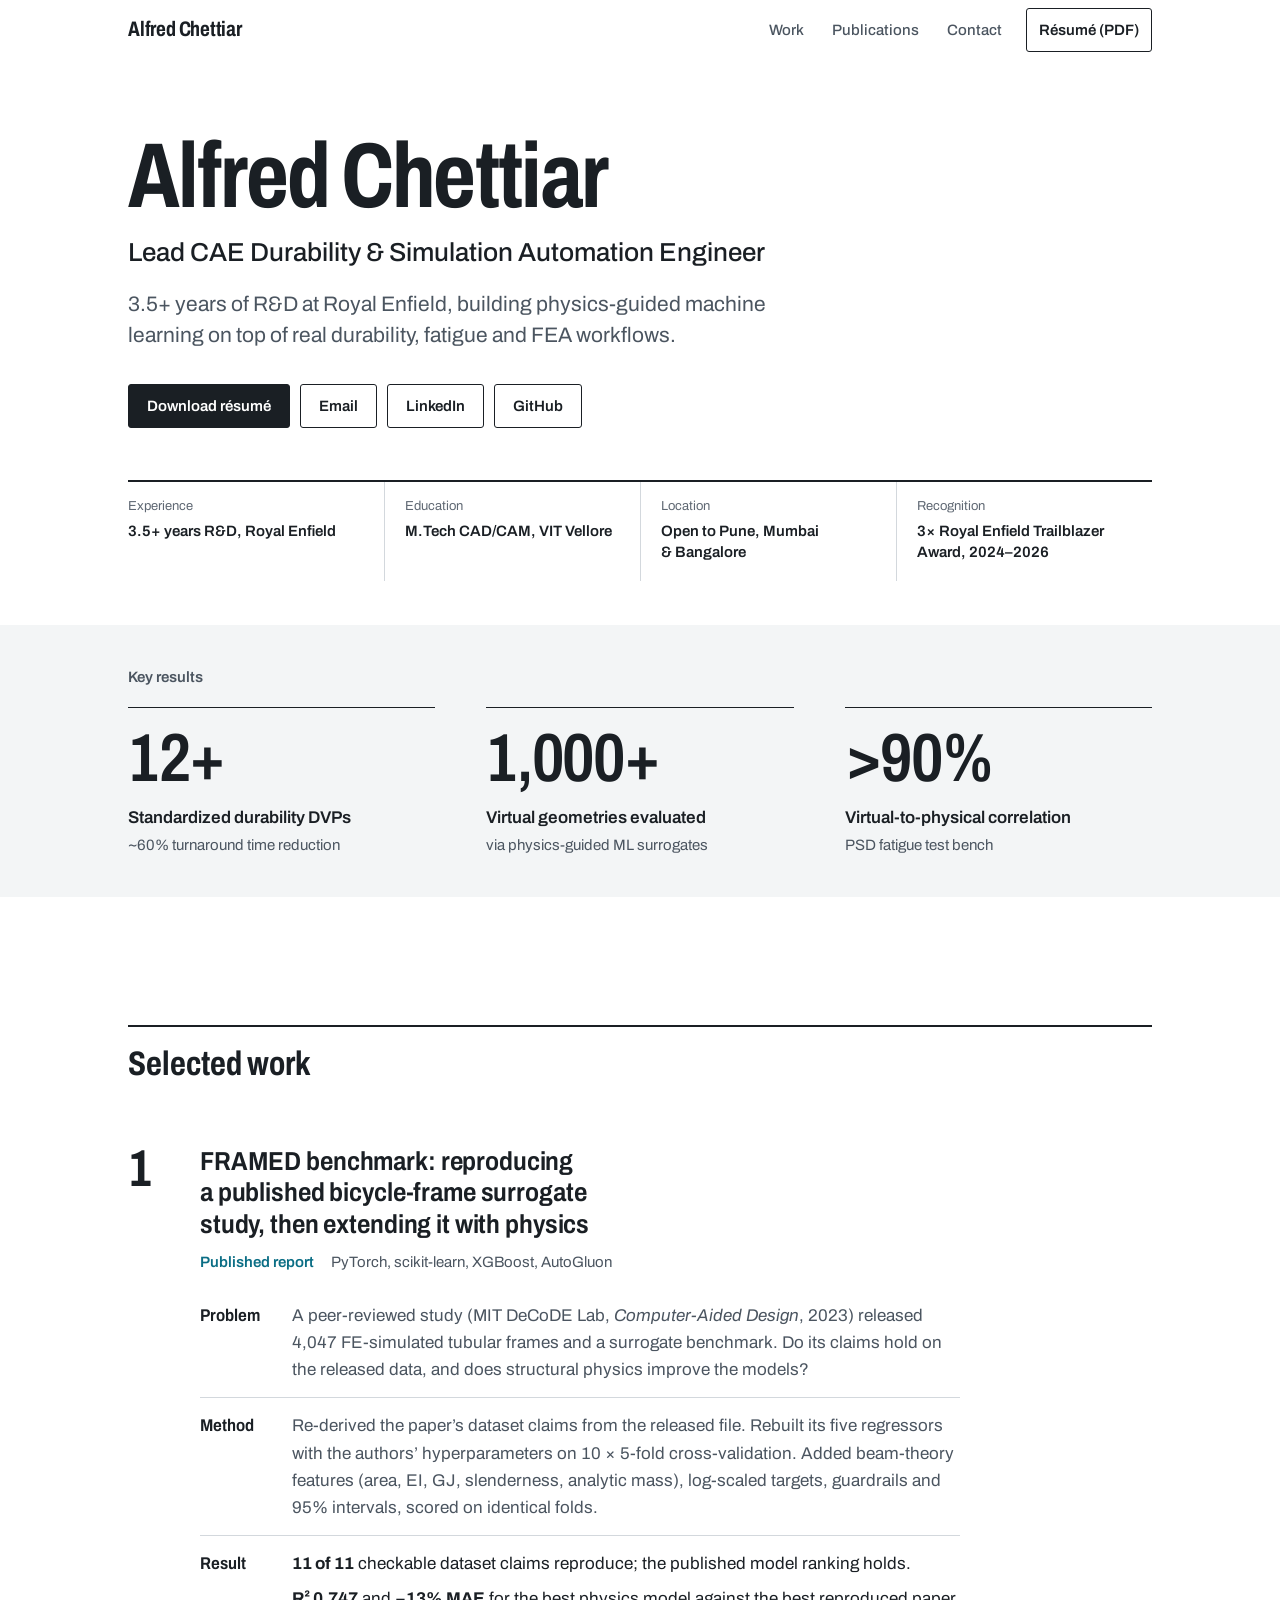
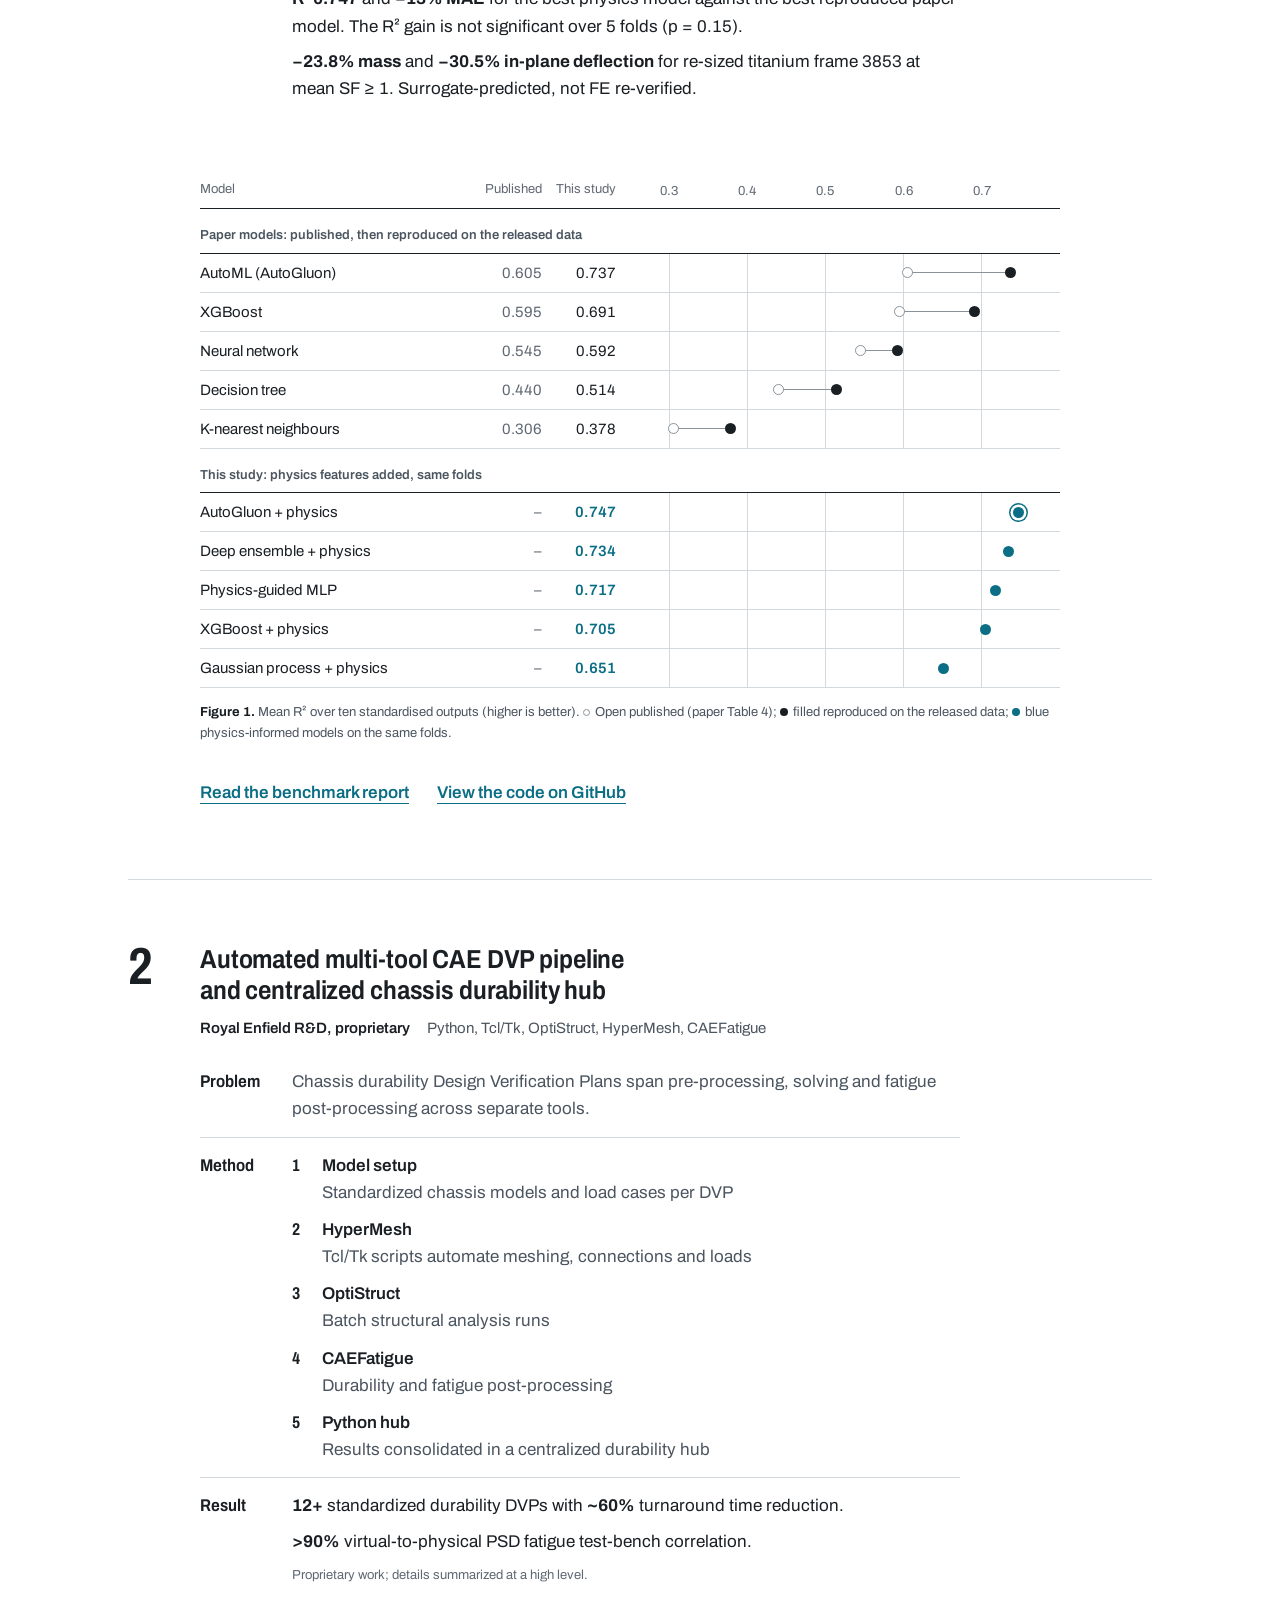
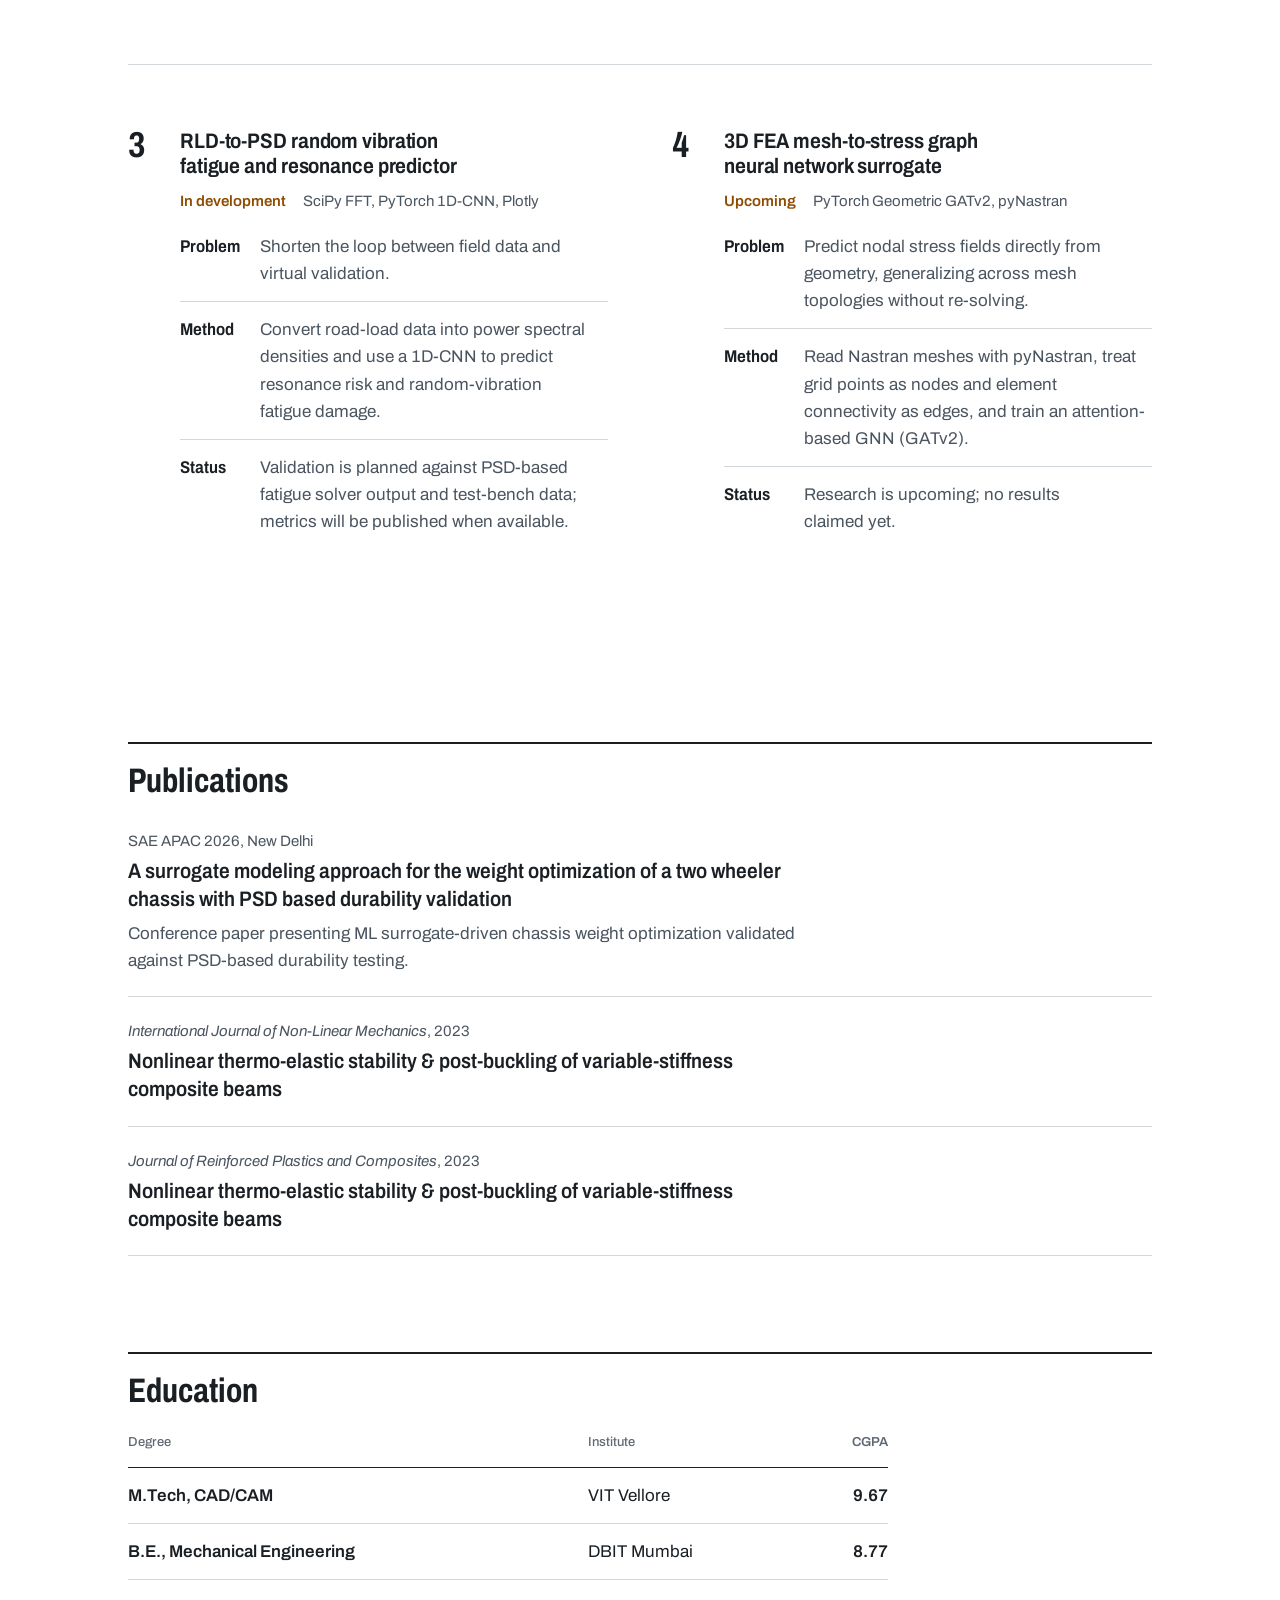
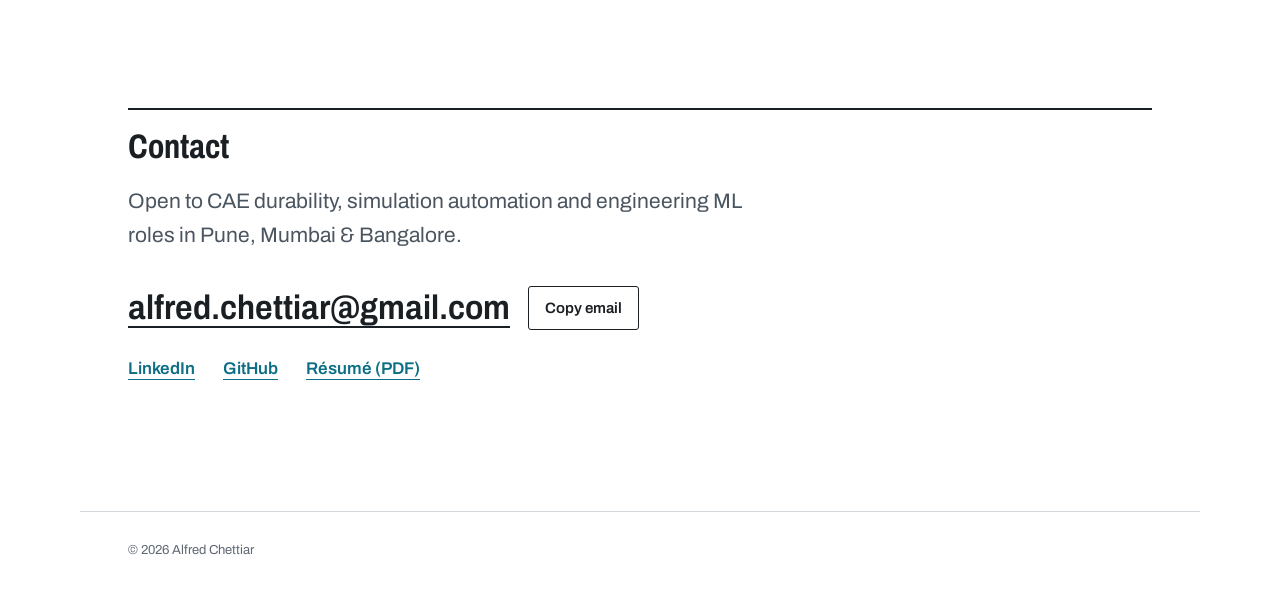
<file: index.html>
<!DOCTYPE html>
<html lang="en">
<head>
  <meta charset="UTF-8">
  <meta name="viewport" content="width=device-width, initial-scale=1">
  <title>Alfred Chettiar | Lead CAE Durability &amp; Simulation Automation Engineer</title>
  <meta name="description" content="Alfred Chettiar — Lead CAE Durability &amp; Simulation Automation Engineer. 3.5+ years R&amp;D at Royal Enfield. Physics-guided ML surrogates, PSD fatigue, and CAE pipeline automation.">
  <meta name="theme-color" content="#ffffff">
  <link rel="canonical" href="https://alfredchettiar.github.io/">

  <!-- Open Graph (LinkedIn, Facebook, Slack, email previews) -->
  <meta property="og:type" content="website">
  <meta property="og:site_name" content="Alfred Chettiar">
  <meta property="og:title" content="Alfred Chettiar | Lead CAE Durability &amp; Simulation Automation Engineer">
  <meta property="og:description" content="Physics-guided ML surrogates, PSD fatigue correlation (&gt;90%) and automated CAE DVP pipelines. 3.5+ years R&amp;D at Royal Enfield.">
  <meta property="og:url" content="https://alfredchettiar.github.io">
  <meta property="og:image" content="https://alfredchettiar.github.io/assets/og-image.png">
  <meta property="og:image:type" content="image/png">
  <meta property="og:image:width" content="1200">
  <meta property="og:image:height" content="630">
  <meta property="og:image:alt" content="Alfred Chettiar — Lead CAE Durability and Simulation Automation Engineer, with key engineering results">
  <meta property="og:locale" content="en_IN">

  <!-- Twitter / X Card -->
  <meta name="twitter:card" content="summary_large_image">
  <meta name="twitter:title" content="Alfred Chettiar | Lead CAE Durability &amp; Simulation Automation Engineer">
  <meta name="twitter:description" content="Physics-guided ML surrogates, PSD fatigue correlation (&gt;90%) and automated CAE DVP pipelines.">
  <meta name="twitter:image" content="https://alfredchettiar.github.io/assets/og-image.png">
  <meta name="twitter:image:alt" content="Alfred Chettiar — Lead CAE Durability and Simulation Automation Engineer, with key engineering results">

  <link rel="icon" href="data:image/svg+xml,%3Csvg xmlns='http://www.w3.org/2000/svg' viewBox='0 0 32 32'%3E%3Crect width='32' height='32' rx='6' fill='%230f1720'/%3E%3Cpath d='M6 22 L12 10 L16 18 L20 8 L26 22' fill='none' stroke='%23f0a020' stroke-width='2.5' stroke-linejoin='round'/%3E%3C/svg%3E">
  <link rel="preconnect" href="https://fonts.googleapis.com">
  <link rel="preconnect" href="https://fonts.gstatic.com" crossorigin>
  <link href="https://fonts.googleapis.com/css2?family=Archivo:wdth,wght@62..125,100..900&display=swap" rel="stylesheet">
  <link rel="stylesheet" href="styles.css">
</head>
<body>
  <a class="skip-link" href="#main">Skip to content</a>

  <header class="masthead">
    <div class="container masthead-inner">
      <a class="brand" href="#top">Alfred Chettiar</a>
      <nav aria-label="Primary">
        <ul class="nav">
          <li class="nav-hide-sm"><a href="#work">Work</a></li>
          <li class="nav-hide-sm"><a href="#publications">Publications</a></li>
          <li class="nav-hide-sm"><a href="#contact">Contact</a></li>
          <li><a class="nav-resume" href="assets/Alfred_Resume.pdf" download>R&eacute;sum&eacute; (PDF)</a></li>
        </ul>
      </nav>
    </div>
  </header>

  <main id="main">
    <!-- Executive summary -->
    <section class="summary container" id="top" aria-labelledby="name">
      <h1 id="name">Alfred Chettiar</h1>
      <p class="role">Lead CAE Durability &amp; Simulation Automation Engineer</p>
      <p class="lede">3.5+ years of R&amp;D at Royal Enfield, building physics-guided machine learning on top of real durability, fatigue and FEA workflows.</p>

      <div class="actions">
        <a class="btn btn-primary" href="assets/Alfred_Resume.pdf" download>Download r&eacute;sum&eacute;</a>
        <a class="btn" href="mailto:alfred.chettiar@gmail.com">Email</a>
        <a class="btn" href="https://linkedin.com/in/alfred-chettiar-0b3b53189" target="_blank" rel="noopener noreferrer">LinkedIn</a>
        <a class="btn" href="https://github.com/AlfredChettiar" target="_blank" rel="noopener noreferrer">GitHub</a>
      </div>

      <dl class="title-block">
        <div><dt>Experience</dt><dd>3.5+ years R&amp;D, Royal Enfield</dd></div>
        <div><dt>Education</dt><dd>M.Tech CAD/CAM, VIT Vellore</dd></div>
        <div><dt>Location</dt><dd>Open to Pune, Mumbai &amp; Bangalore</dd></div>
        <div><dt>Recognition</dt><dd>3&times; Royal Enfield Trailblazer Award, 2024&ndash;2026</dd></div>
      </dl>
    </section>

    <!-- Key results -->
    <section class="results" aria-labelledby="results-title">
      <div class="container">
        <h2 class="results-title" id="results-title">Key results</h2>
        <ul class="results-bar">
          <li>
            <p class="value">12+</p>
            <p class="quantity">Standardized durability DVPs</p>
            <p class="condition">~60% turnaround time reduction</p>
          </li>
          <li>
            <p class="value">1,000+</p>
            <p class="quantity">Virtual geometries evaluated</p>
            <p class="condition">via physics-guided ML surrogates</p>
          </li>
          <li>
            <p class="value">&gt;90%</p>
            <p class="quantity">Virtual-to-physical correlation</p>
            <p class="condition">PSD fatigue test bench</p>
          </li>
        </ul>
      </div>
    </section>

    <!-- Work -->
    <section class="work container" id="work" aria-labelledby="work-title">
      <h2 id="work-title">Selected work</h2>

      <!-- 1 -->
      <article class="entry" id="framed" aria-labelledby="framed-title">
        <p class="entry-no" aria-hidden="true">1</p>
        <div class="entry-body">
          <header class="entry-head">
            <h3 id="framed-title">FRAMED benchmark: reproducing a published bicycle-frame surrogate study, then extending it with physics</h3>
            <p class="entry-meta"><span class="status status-live">Published report</span> PyTorch, scikit-learn, XGBoost, AutoGluon</p>
          </header>

          <div class="entry-grid">
            <dl class="pmr">
              <div>
                <dt>Problem</dt>
                <dd>A peer-reviewed study (MIT DeCoDE Lab, <cite>Computer-Aided Design</cite>, 2023) released 4,047 FE-simulated tubular frames and a surrogate benchmark. Do its claims hold on the released data, and does structural physics improve the models?</dd>
              </div>
              <div>
                <dt>Method</dt>
                <dd>Re-derived the paper&rsquo;s dataset claims from the released file. Rebuilt its five regressors with the authors&rsquo; hyperparameters on 10&nbsp;&times;&nbsp;5-fold cross-validation. Added beam-theory features (area, EI, GJ, slenderness, analytic mass), log-scaled targets, guardrails and 95% intervals, scored on identical folds.</dd>
              </div>
              <div>
                <dt>Result</dt>
                <dd>
                  <ul class="result-list">
                    <li><b>11 of 11</b> checkable dataset claims reproduce; the published model ranking holds.</li>
                    <li><b>R&sup2; 0.747</b> and <b>&minus;13% MAE</b> for the best physics model against the best reproduced paper model. The R&sup2; gain is not significant over 5 folds (p&nbsp;=&nbsp;0.15).</li>
                    <li><b>&minus;23.8% mass</b> and <b>&minus;30.5% in-plane deflection</b> for re-sized titanium frame 3853 at mean SF&nbsp;&ge;&nbsp;1. Surrogate-predicted, not FE re-verified.</li>
                  </ul>
                </dd>
              </div>
            </dl>

            <figure class="fig" id="fig-r2">
              <table class="dotplot">
                <caption class="visually-hidden">Mean R&sup2; by model, published versus this study</caption>
                <thead>
                  <tr>
                    <th scope="col">Model</th>
                    <th scope="col" class="dp-num dp-pub">Published</th>
                    <th scope="col" class="dp-num">This study</th>
                    <th scope="col" class="dp-track dp-axis" aria-hidden="true"><span class="dp-tick" style="--v:0.3">0.3</span><span class="dp-tick" style="--v:0.4">0.4</span><span class="dp-tick" style="--v:0.5">0.5</span><span class="dp-tick" style="--v:0.6">0.6</span><span class="dp-tick" style="--v:0.7">0.7</span></th>
                  </tr>
                </thead>
                <tbody>
                  <tr class="dp-group"><th scope="rowgroup" colspan="4">Paper models: published, then reproduced on the released data</th></tr>
                  <tr>
                    <th scope="row">AutoML (AutoGluon)</th>
                    <td class="dp-num dp-pub">0.605</td>
                    <td class="dp-num">0.737</td>
                    <td class="dp-track" aria-hidden="true"><span class="dp-seg" style="--a:0.605;--b:0.737"></span><span class="dp-dot dp-dot--pub" style="--v:0.605"></span><span class="dp-dot dp-dot--rep" style="--v:0.737;--from:0.605"></span></td>
                  </tr>
                  <tr>
                    <th scope="row">XGBoost</th>
                    <td class="dp-num dp-pub">0.595</td>
                    <td class="dp-num">0.691</td>
                    <td class="dp-track" aria-hidden="true"><span class="dp-seg" style="--a:0.595;--b:0.691"></span><span class="dp-dot dp-dot--pub" style="--v:0.595"></span><span class="dp-dot dp-dot--rep" style="--v:0.691;--from:0.595"></span></td>
                  </tr>
                  <tr>
                    <th scope="row">Neural network</th>
                    <td class="dp-num dp-pub">0.545</td>
                    <td class="dp-num">0.592</td>
                    <td class="dp-track" aria-hidden="true"><span class="dp-seg" style="--a:0.545;--b:0.592"></span><span class="dp-dot dp-dot--pub" style="--v:0.545"></span><span class="dp-dot dp-dot--rep" style="--v:0.592;--from:0.545"></span></td>
                  </tr>
                  <tr>
                    <th scope="row">Decision tree</th>
                    <td class="dp-num dp-pub">0.440</td>
                    <td class="dp-num">0.514</td>
                    <td class="dp-track" aria-hidden="true"><span class="dp-seg" style="--a:0.44;--b:0.514"></span><span class="dp-dot dp-dot--pub" style="--v:0.44"></span><span class="dp-dot dp-dot--rep" style="--v:0.514;--from:0.44"></span></td>
                  </tr>
                  <tr>
                    <th scope="row">K-nearest neighbours</th>
                    <td class="dp-num dp-pub">0.306</td>
                    <td class="dp-num">0.378</td>
                    <td class="dp-track" aria-hidden="true"><span class="dp-seg" style="--a:0.306;--b:0.378"></span><span class="dp-dot dp-dot--pub" style="--v:0.306"></span><span class="dp-dot dp-dot--rep" style="--v:0.378;--from:0.306"></span></td>
                  </tr>
                  <tr class="dp-group"><th scope="rowgroup" colspan="4">This study: physics features added, same folds</th></tr>
                  <tr class="dp-phys">
                    <th scope="row">AutoGluon + physics</th>
                    <td class="dp-num dp-pub"><span class="visually-hidden">not published</span><span aria-hidden="true">&ndash;</span></td>
                    <td class="dp-num">0.747</td>
                    <td class="dp-track" aria-hidden="true"><span class="dp-dot dp-dot--phys dp-dot--best" style="--v:0.747;--i:0"></span></td>
                  </tr>
                  <tr class="dp-phys">
                    <th scope="row">Deep ensemble + physics</th>
                    <td class="dp-num dp-pub"><span class="visually-hidden">not published</span><span aria-hidden="true">&ndash;</span></td>
                    <td class="dp-num">0.734</td>
                    <td class="dp-track" aria-hidden="true"><span class="dp-dot dp-dot--phys" style="--v:0.734;--i:1"></span></td>
                  </tr>
                  <tr class="dp-phys">
                    <th scope="row">Physics-guided MLP</th>
                    <td class="dp-num dp-pub"><span class="visually-hidden">not published</span><span aria-hidden="true">&ndash;</span></td>
                    <td class="dp-num">0.717</td>
                    <td class="dp-track" aria-hidden="true"><span class="dp-dot dp-dot--phys" style="--v:0.717;--i:2"></span></td>
                  </tr>
                  <tr class="dp-phys">
                    <th scope="row">XGBoost + physics</th>
                    <td class="dp-num dp-pub"><span class="visually-hidden">not published</span><span aria-hidden="true">&ndash;</span></td>
                    <td class="dp-num">0.705</td>
                    <td class="dp-track" aria-hidden="true"><span class="dp-dot dp-dot--phys" style="--v:0.705;--i:3"></span></td>
                  </tr>
                  <tr class="dp-phys">
                    <th scope="row">Gaussian process + physics</th>
                    <td class="dp-num dp-pub"><span class="visually-hidden">not published</span><span aria-hidden="true">&ndash;</span></td>
                    <td class="dp-num">0.651</td>
                    <td class="dp-track" aria-hidden="true"><span class="dp-dot dp-dot--phys" style="--v:0.651;--i:4"></span></td>
                  </tr>
                </tbody>
              </table>
              <figcaption><span class="fig-no">Figure 1.</span> Mean R&sup2; over ten standardised outputs (higher is better). <span class="key key-pub">Open</span> published (paper Table 4); <span class="key key-rep">filled</span> reproduced on the released data; <span class="key key-phys">blue</span> physics-informed models on the same folds.</figcaption>
            </figure>
          </div>

          <p class="entry-links">
            <a href="projects/framed/">Read the benchmark report</a>
            <a href="https://github.com/AlfredChettiar/structural-surrogate-optimizer" target="_blank" rel="noopener noreferrer">View the code on GitHub</a>
          </p>
        </div>
      </article>

      <!-- 2 -->
      <article class="entry" id="dvp" aria-labelledby="dvp-title">
        <p class="entry-no" aria-hidden="true">2</p>
        <div class="entry-body">
          <header class="entry-head">
            <h3 id="dvp-title">Automated multi-tool CAE DVP pipeline and centralized chassis durability hub</h3>
            <p class="entry-meta"><span class="status">Royal Enfield R&amp;D, proprietary</span> Python, Tcl/Tk, OptiStruct, HyperMesh, CAEFatigue</p>
          </header>

          <dl class="pmr">
            <div>
              <dt>Problem</dt>
              <dd>Chassis durability Design Verification Plans span pre-processing, solving and fatigue post-processing across separate tools.</dd>
            </div>
            <div>
              <dt>Method</dt>
              <dd>
                <ol class="pipeline">
                  <li><b>Model setup</b> Standardized chassis models and load cases per DVP</li>
                  <li><b>HyperMesh</b> Tcl/Tk scripts automate meshing, connections and loads</li>
                  <li><b>OptiStruct</b> Batch structural analysis runs</li>
                  <li><b>CAEFatigue</b> Durability and fatigue post-processing</li>
                  <li><b>Python hub</b> Results consolidated in a centralized durability hub</li>
                </ol>
              </dd>
            </div>
            <div>
              <dt>Result</dt>
              <dd>
                <ul class="result-list">
                  <li><b>12+</b> standardized durability DVPs with <b>~60%</b> turnaround time reduction.</li>
                  <li><b>&gt;90%</b> virtual-to-physical PSD fatigue test-bench correlation.</li>
                </ul>
                <p class="fine">Proprietary work; details summarized at a high level.</p>
              </dd>
            </div>
          </dl>
        </div>
      </article>

      <!-- 3 and 4: in progress -->
      <div class="entry-pair">
        <article class="entry entry--minor" id="psd" aria-labelledby="psd-title">
          <p class="entry-no" aria-hidden="true">3</p>
          <div class="entry-body">
            <header class="entry-head">
              <h3 id="psd-title">RLD-to-PSD random vibration fatigue and resonance predictor</h3>
              <p class="entry-meta"><span class="status status-progress">In development</span> SciPy FFT, PyTorch 1D-CNN, Plotly</p>
            </header>
            <dl class="pmr">
              <div><dt>Problem</dt><dd>Shorten the loop between field data and virtual validation.</dd></div>
              <div><dt>Method</dt><dd>Convert road-load data into power spectral densities and use a 1D-CNN to predict resonance risk and random-vibration fatigue damage.</dd></div>
              <div><dt>Status</dt><dd>Validation is planned against PSD-based fatigue solver output and test-bench data; metrics will be published when available.</dd></div>
            </dl>
          </div>
        </article>

        <article class="entry entry--minor" id="gnn" aria-labelledby="gnn-title">
          <p class="entry-no" aria-hidden="true">4</p>
          <div class="entry-body">
            <header class="entry-head">
              <h3 id="gnn-title">3D FEA mesh-to-stress graph neural network surrogate</h3>
              <p class="entry-meta"><span class="status status-progress">Upcoming</span> PyTorch Geometric GATv2, pyNastran</p>
            </header>
            <dl class="pmr">
              <div><dt>Problem</dt><dd>Predict nodal stress fields directly from geometry, generalizing across mesh topologies without re-solving.</dd></div>
              <div><dt>Method</dt><dd>Read Nastran meshes with pyNastran, treat grid points as nodes and element connectivity as edges, and train an attention-based GNN (GATv2).</dd></div>
              <div><dt>Status</dt><dd>Research is upcoming; no results claimed yet.</dd></div>
            </dl>
          </div>
        </article>
      </div>
    </section>

    <!-- Publications and education -->
    <section class="papers container" id="publications" aria-labelledby="pubs-title">
      <h2 id="pubs-title">Publications</h2>
      <ol class="citations">
        <li>
          <p class="cite-venue">SAE APAC 2026, New Delhi</p>
          <p class="cite-title">A surrogate modeling approach for the weight optimization of a two wheeler chassis with PSD based durability validation</p>
          <p class="cite-note">Conference paper presenting ML surrogate-driven chassis weight optimization validated against PSD-based durability testing.</p>
        </li>
        <li>
          <p class="cite-venue"><cite>International Journal of Non-Linear Mechanics</cite>, 2023</p>
          <p class="cite-title">Nonlinear thermo-elastic stability &amp; post-buckling of variable-stiffness composite beams</p>
        </li>
        <li>
          <p class="cite-venue"><cite>Journal of Reinforced Plastics and Composites</cite>, 2023</p>
          <p class="cite-title">Nonlinear thermo-elastic stability &amp; post-buckling of variable-stiffness composite beams</p>
        </li>
      </ol>

      <h2 id="edu-title">Education</h2>
      <table class="edu">
        <caption class="visually-hidden">Degrees</caption>
        <thead><tr><th scope="col">Degree</th><th scope="col">Institute</th><th scope="col" class="num">CGPA</th></tr></thead>
        <tbody>
          <tr><th scope="row">M.Tech, CAD/CAM</th><td>VIT Vellore</td><td class="num">9.67</td></tr>
          <tr><th scope="row">B.E., Mechanical Engineering</th><td>DBIT Mumbai</td><td class="num">8.77</td></tr>
        </tbody>
      </table>
    </section>

    <!-- Contact -->
    <section class="contact container" id="contact" aria-labelledby="contact-title">
      <h2 id="contact-title">Contact</h2>
      <p class="contact-lede">Open to CAE durability, simulation automation and engineering ML roles in Pune, Mumbai &amp; Bangalore.</p>
      <p class="contact-email">
        <a href="mailto:alfred.chettiar@gmail.com">alfred.chettiar@gmail.com</a>
        <button class="copy-btn" type="button" data-copy="alfred.chettiar@gmail.com">Copy email</button>
      </p>
      <p class="contact-links">
        <a href="https://linkedin.com/in/alfred-chettiar-0b3b53189" target="_blank" rel="noopener noreferrer">LinkedIn</a>
        <a href="https://github.com/AlfredChettiar" target="_blank" rel="noopener noreferrer">GitHub</a>
        <a href="assets/Alfred_Resume.pdf" download>R&eacute;sum&eacute; (PDF)</a>
      </p>
    </section>
  </main>

  <footer class="footer container">
    <p>&copy; <span id="year">2026</span> Alfred Chettiar</p>
  </footer>

  <div class="toast" id="toast" role="status" aria-live="polite"></div>

  <script src="script.js" defer></script>
</body>
</html>
</file>
<file: styles.css>
/* ==========================================================================
   Alfred Chettiar — portfolio
   Direction: materials test datasheet. White sheet, graphite ink, ruled
   structure, condensed Archivo for headings and figures. Colour appears only
   in data: grey = published reference, ink = reproduced, cyan = this study.
   ========================================================================== */

:root {
  color-scheme: light;

  --sheet: #ffffff;
  --tint: #f3f5f6;        /* quiet band behind key results */
  --ink: #1a1f24;
  --ink-2: #4b5560;       /* secondary text, 7.4:1 on white */
  --ink-3: #5f6873;       /* small labels, 5.6:1 on white */
  --rule: #d3d8dd;        /* hairlines (decorative) */
  --ref: #8a939c;         /* published reference marks */
  --data: #0b6e85;        /* this study, links, focus; 5.9:1 on white */
  --data-tint: #e4f1f4;
  --amber: #8f4c00;       /* status: in progress; 6.6:1 on white */

  --font: "Archivo", system-ui, -apple-system, "Segoe UI", Roboto, sans-serif;

  /* Type scale, ratio ~1.25, base 17px */
  --t-xs: 0.8125rem;
  --t-sm: 0.9375rem;
  --t-md: 1.0625rem;
  --t-lg: 1.3125rem;
  --t-xl: 1.625rem;
  --t-2xl: 2.125rem;

  --container: 1120px;
  --gutter: clamp(20px, 5vw, 48px);
  --mast-h: 60px;
  --ease-out: cubic-bezier(0.16, 1, 0.3, 1);
}

@property --p {
  syntax: "<number>";
  inherits: false;
  initial-value: 1;
}

/* ---------- Base ---------- */
*, *::before, *::after { box-sizing: border-box; }

html {
  scroll-behavior: smooth;
  scroll-padding-top: calc(var(--mast-h) + 16px);
  -webkit-text-size-adjust: 100%;
}

body {
  margin: 0;
  font-family: var(--font);
  font-size: var(--t-md);
  line-height: 1.6;
  font-variant-numeric: tabular-nums;
  color: var(--ink);
  background: var(--sheet);
  -webkit-font-smoothing: antialiased;
  -webkit-tap-highlight-color: transparent;
}

h1, h2, h3, p, ul, ol, dl, dd, figure { margin: 0; }
ul, ol { padding: 0; list-style: none; }
a { color: inherit; }
img, svg { display: block; max-width: 100%; }
button { font: inherit; color: inherit; cursor: pointer; touch-action: manipulation; }
h1, h2, h3 { text-wrap: balance; }
p, dd, li { text-wrap: pretty; }
cite { font-style: italic; }

::selection { background: var(--data-tint); color: var(--ink); }

:focus-visible {
  outline: 2px solid var(--data);
  outline-offset: 3px;
  border-radius: 2px;
}

.container {
  width: 100%;
  max-width: var(--container);
  margin-inline: auto;
  padding-inline: var(--gutter);
}

.visually-hidden {
  position: absolute !important;
  width: 1px; height: 1px;
  padding: 0; margin: -1px;
  overflow: hidden; clip: rect(0 0 0 0);
  white-space: nowrap; border: 0;
}

.skip-link {
  position: fixed;
  left: 16px; top: 12px;
  z-index: 100;
  padding: 10px 16px;
  background: var(--ink);
  color: #fff;
  font-weight: 600;
  transform: translateY(-200%);
  transition: transform 0.2s var(--ease-out);
}
.skip-link:focus { transform: none; }

/* ---------- Masthead ---------- */
.masthead {
  position: sticky;
  top: 0;
  z-index: 50;
  background: var(--sheet);
  border-bottom: 1px solid transparent;
  transition: border-color 0.2s;
}
.masthead.is-scrolled { border-bottom-color: var(--rule); }
.masthead-inner {
  display: flex;
  align-items: center;
  justify-content: space-between;
  min-height: var(--mast-h);
}
.brand {
  display: inline-flex;
  align-items: center;
  min-height: 44px;
  font-size: var(--t-lg);
  font-weight: 700;
  font-stretch: 75%;
  letter-spacing: -0.01em;
  text-decoration: none;
}
.nav { display: flex; align-items: center; gap: 4px; }
.nav a {
  display: inline-flex;
  align-items: center;
  min-height: 44px;
  padding: 0 12px;
  font-size: var(--t-sm);
  font-weight: 500;
  color: var(--ink-2);
  text-decoration: none;
  transition: color 0.15s;
}
.nav a:hover { color: var(--ink); text-decoration: underline; text-underline-offset: 6px; text-decoration-thickness: 1px; }
.nav .nav-resume {
  margin-left: 8px;
  color: var(--ink);
  font-weight: 600;
  border: 1.5px solid var(--ink);
  border-radius: 3px;
}
.nav .nav-resume:hover { background: var(--ink); color: #fff; text-decoration: none; }

/* ---------- Buttons ---------- */
.btn {
  display: inline-flex;
  align-items: center;
  min-height: 44px;
  padding: 0 18px;
  font-size: var(--t-sm);
  font-weight: 600;
  text-decoration: none;
  color: var(--ink);
  background: var(--sheet);
  border: 1.5px solid var(--ink);
  border-radius: 3px;
  transition: background-color 0.15s, color 0.15s;
}
.btn:hover { background: var(--tint); }
.btn-primary { color: #fff; background: var(--ink); }
.btn-primary:hover { background: #343c45; }

/* ---------- Executive summary ---------- */
.summary { padding-top: clamp(40px, 6vw, 72px); }
.summary h1 {
  font-size: clamp(3rem, 9vw, 5.75rem);
  font-weight: 700;
  font-stretch: 75%;
  line-height: 0.95;
  letter-spacing: -0.02em;
}
.role {
  margin-top: 16px;
  font-size: clamp(1.25rem, 2.6vw, var(--t-xl));
  font-weight: 500;
  line-height: 1.25;
}
.lede {
  margin-top: 20px;
  max-width: 54ch;
  font-size: var(--t-lg);
  line-height: 1.5;
  color: var(--ink-2);
}
.actions {
  display: flex;
  flex-wrap: wrap;
  gap: 10px;
  margin-top: 32px;
}

/* Title block: the sheet's identity strip */
.title-block {
  display: grid;
  grid-template-columns: repeat(4, minmax(0, 1fr));
  margin-top: clamp(36px, 5vw, 52px);
  border-top: 2px solid var(--ink);
}
.title-block > div { padding: 14px 20px 18px 0; }
.title-block > div + div { padding-left: 20px; border-left: 1px solid var(--rule); }
.title-block dt { font-size: var(--t-xs); color: var(--ink-3); }
.title-block dd { margin-top: 4px; font-size: var(--t-sm); font-weight: 600; line-height: 1.4; }

/* ---------- Key results ---------- */
.results {
  margin-top: clamp(32px, 4vw, 44px);
  padding-block: clamp(28px, 4vw, 40px);
  background: var(--tint);
}
.results-title { font-size: var(--t-sm); font-weight: 600; color: var(--ink-2); }
.results-bar {
  display: grid;
  grid-template-columns: repeat(3, minmax(0, 1fr));
  gap: 0 clamp(24px, 4vw, 56px);
  margin-top: 18px;
}
.results-bar li { border-top: 1px solid var(--ink); padding-top: 16px; }
.value {
  font-size: clamp(2.75rem, 6vw, 4.25rem);
  font-weight: 650;
  font-stretch: 75%;
  line-height: 1;
  letter-spacing: -0.02em;
}
.quantity { margin-top: 12px; font-weight: 600; }
.condition { margin-top: 2px; font-size: var(--t-sm); color: var(--ink-2); }

/* ---------- Section headings ---------- */
.work, .papers, .contact { padding-top: clamp(80px, 11vw, 128px); }
.work > h2, .papers > h2, .contact > h2 {
  padding-top: 18px;
  border-top: 2px solid var(--ink);
  font-size: var(--t-2xl);
  font-weight: 700;
  font-stretch: 75%;
  line-height: 1.1;
}

/* ---------- Work entries ---------- */
.entry {
  display: grid;
  grid-template-columns: 72px minmax(0, 1fr);
  padding-block: clamp(40px, 6vw, 64px);
}
.entry + .entry, .entry-pair { border-top: 1px solid var(--rule); }
.entry-no {
  font-size: 3.25rem;
  font-weight: 700;
  font-stretch: 75%;
  line-height: 0.9;
  color: var(--ink);
}
.entry-head h3 {
  max-width: 34ch;
  font-size: var(--t-xl);
  font-weight: 650;
  font-stretch: 87.5%;
  line-height: 1.2;
  letter-spacing: -0.005em;
}
.entry-meta {
  margin-top: 10px;
  font-size: var(--t-sm);
  color: var(--ink-2);
}
.status { margin-right: 14px; font-weight: 600; color: var(--ink); }
.status-live { color: var(--data); }
.status-progress { color: var(--amber); }

.entry-grid {
  display: grid;
  gap: clamp(36px, 5vw, 56px);
  margin-top: 28px;
}
.entry-grid > .pmr { max-width: 76ch; }
.entry-body > .pmr { margin-top: 28px; max-width: 76ch; }

/* Problem / Method / Result rows */
.pmr > div {
  display: grid;
  grid-template-columns: 76px minmax(0, 1fr);
  gap: 16px;
  padding-block: 14px;
  border-top: 1px solid var(--rule);
}
.pmr > div:first-child { border-top: 0; padding-top: 0; }
.pmr dt { font-weight: 650; font-stretch: 87.5%; }
.pmr dd { color: var(--ink-2); }
.result-list { display: grid; gap: 8px; }
.result-list li { color: var(--ink); }
.result-list b { font-weight: 700; }
.fine { margin-top: 10px; font-size: var(--t-xs); color: var(--ink-3); }

.pipeline { counter-reset: step; display: grid; gap: 10px; }
.pipeline li {
  counter-increment: step;
  position: relative;
  padding-left: 30px;
}
.pipeline li::before {
  content: counter(step);
  position: absolute;
  left: 0; top: 0;
  font-weight: 700;
  font-stretch: 75%;
  color: var(--ink);
}
.pipeline b { display: block; font-weight: 600; color: var(--ink); }

.entry-links {
  display: flex;
  flex-wrap: wrap;
  gap: 4px 28px;
  margin-top: 28px;
}
.entry-links a, .contact-links a {
  display: inline-flex;
  align-items: center;
  min-height: 44px;
  font-weight: 600;
  color: var(--data);
  text-decoration: underline;
  text-decoration-thickness: 1px;
  text-underline-offset: 5px;
}
.entry-links a:hover, .contact-links a:hover { text-decoration-thickness: 2px; }

.entry-pair {
  display: grid;
  grid-template-columns: repeat(2, minmax(0, 1fr));
  gap: clamp(32px, 5vw, 64px);
}
.entry-pair .entry { border-top: 0; }
.entry--minor { grid-template-columns: 52px minmax(0, 1fr); }
.entry--minor .entry-no { font-size: 2.25rem; }
.entry--minor h3 { font-size: var(--t-lg); }
.entry--minor .pmr { margin-top: 20px; }
.entry--minor .pmr > div { grid-template-columns: 64px minmax(0, 1fr); }

/* ---------- Figure 1: dot plot ---------- */
.fig { max-width: 860px; }
.dotplot {
  width: 100%;
  border-collapse: collapse;
  font-size: var(--t-sm);
}
.dotplot th, .dotplot td {
  padding: 7px 0;
  text-align: left;
  font-weight: 400;
  vertical-align: middle;
  border-bottom: 1px solid var(--rule);
}
.dotplot thead th {
  font-size: var(--t-xs);
  color: var(--ink-3);
  border-bottom: 1px solid var(--ink);
  padding-bottom: 8px;
}
.dotplot tbody th { padding-right: 12px; white-space: nowrap; }
.dp-group th {
  padding-top: 16px;
  font-size: var(--t-xs);
  font-weight: 600;
  color: var(--ink-2);
  border-bottom-color: var(--ink);
}
.dp-num { width: 4.4em; text-align: right !important; padding-right: 14px !important; }
.dp-pub { color: var(--ink-3); }
.dp-phys .dp-num:not(.dp-pub) { color: var(--data); font-weight: 600; }
.dp-track {
  position: relative;
  width: 50%;
  /* light gridlines at R² 0.3, 0.4 … 0.7 */
  background:
    linear-gradient(var(--rule), var(--rule)) 9.09% 0 / 1px 100% no-repeat,
    linear-gradient(var(--rule), var(--rule)) 27.27% 0 / 1px 100% no-repeat,
    linear-gradient(var(--rule), var(--rule)) 45.45% 0 / 1px 100% no-repeat,
    linear-gradient(var(--rule), var(--rule)) 63.64% 0 / 1px 100% no-repeat,
    linear-gradient(var(--rule), var(--rule)) 81.82% 0 / 1px 100% no-repeat;
}
.dp-axis { background: none; }
.dotplot thead th { white-space: nowrap; }
.dp-axis { height: 22px; }
.dp-tick {
  position: absolute;
  bottom: 6px;
  left: calc((var(--v) - 0.25) / 0.55 * 100%);
  transform: translateX(-50%);
}
.dp-dot, .dp-seg { position: absolute; top: 50%; }
.dp-dot {
  width: 11px; height: 11px;
  margin: -5.5px 0 0 -5.5px;
  border-radius: 50%;
  left: calc((var(--v) - 0.25) / 0.55 * 100%);
}
.dp-dot--pub { background: var(--sheet); border: 1.5px solid var(--ref); }
.dp-dot--rep {
  background: var(--ink);
  left: calc((var(--from) + (var(--v) - var(--from)) * var(--p) - 0.25) / 0.55 * 100%);
}
.dp-seg {
  height: 1.5px;
  margin-top: -0.75px;
  background: var(--ref);
  left: calc((var(--a) - 0.25) / 0.55 * 100%);
  width: calc((var(--b) - var(--a)) * var(--p) / 0.55 * 100%);
}
.dp-dot--phys { background: var(--data); }
.dp-dot--best { box-shadow: 0 0 0 2.5px var(--sheet), 0 0 0 4px var(--data); }

/* The one authored motion: reproduced values travel from the published ones */
.fig.is-armed .dp-dot--rep, .fig.is-armed .dp-seg { --p: 0; }
.fig.is-armed .dp-dot--phys { opacity: 0; transform: scale(0.3); }
.fig.is-playing .dp-dot--rep, .fig.is-playing .dp-seg {
  --p: 1;
  transition: --p 1.1s var(--ease-out) 0.15s;
}
.fig.is-playing .dp-dot--phys {
  opacity: 1;
  transform: none;
  transition: opacity 0.35s, transform 0.5s var(--ease-out);
  transition-delay: calc(1.05s + var(--i) * 0.09s);
}

.fig figcaption {
  margin-top: 14px;
  font-size: var(--t-xs);
  line-height: 1.55;
  color: var(--ink-2);
}
.fig-no { font-weight: 700; color: var(--ink); }
.key { white-space: nowrap; }
.key::before {
  content: "";
  display: inline-block;
  width: 8px; height: 8px;
  margin-right: 5px;
  border-radius: 50%;
  vertical-align: 0;
}
.key-pub::before { border: 1.5px solid var(--ref); width: 7px; height: 7px; }
.key-rep::before { background: var(--ink); }
.key-phys::before { background: var(--data); }

/* ---------- Publications & education ---------- */
.citations { margin-top: 8px; }
.citations li { padding-block: 22px; border-bottom: 1px solid var(--rule); }
.cite-venue { font-size: var(--t-sm); color: var(--ink-2); }
.cite-title {
  margin-top: 4px;
  max-width: 62ch;
  font-size: var(--t-lg);
  font-weight: 600;
  font-stretch: 87.5%;
  line-height: 1.35;
}
.cite-note { margin-top: 6px; max-width: 70ch; color: var(--ink-2); }

.papers > h2 + h2, .papers .citations + h2 { margin-top: clamp(64px, 9vw, 96px); }
.edu {
  width: 100%;
  max-width: 760px;
  margin-top: 8px;
  border-collapse: collapse;
}
.edu th, .edu td {
  padding: 14px 20px 14px 0;
  text-align: left;
  border-bottom: 1px solid var(--rule);
}
.edu thead th { font-size: var(--t-xs); font-weight: 500; color: var(--ink-3); border-bottom-color: var(--ink); }
.edu tbody th { font-weight: 600; }
.edu .num { text-align: right; padding-right: 0; font-weight: 600; }

/* ---------- Contact ---------- */
.contact { padding-bottom: clamp(80px, 10vw, 120px); }
.contact-lede { margin-top: 20px; max-width: 52ch; font-size: var(--t-lg); color: var(--ink-2); }
.contact-email {
  display: flex;
  flex-wrap: wrap;
  align-items: center;
  gap: 10px 18px;
  margin-top: 28px;
}
.contact-email a {
  display: inline-flex;
  align-items: center;
  min-height: 44px;
  font-size: clamp(1.375rem, 3.4vw, var(--t-2xl));
  font-weight: 650;
  font-stretch: 87.5%;
  text-decoration: underline;
  text-decoration-thickness: 1.5px;
  text-underline-offset: 7px;
  overflow-wrap: anywhere;
}
.copy-btn {
  min-height: 44px;
  padding: 0 16px;
  font-size: var(--t-sm);
  font-weight: 600;
  background: var(--sheet);
  border: 1.5px solid var(--ink);
  border-radius: 3px;
  transition: background-color 0.15s, color 0.15s, border-color 0.15s;
}
.copy-btn:hover { background: var(--tint); }
.copy-btn.is-copied { color: var(--data); border-color: var(--data); background: var(--data-tint); }
.contact-links { display: flex; flex-wrap: wrap; gap: 4px 28px; margin-top: 12px; }

/* ---------- Footer & toast ---------- */
.footer {
  padding-block: 28px calc(28px + env(safe-area-inset-bottom));
  border-top: 1px solid var(--rule);
  font-size: var(--t-xs);
  color: var(--ink-3);
}
.toast {
  position: fixed;
  left: 50%;
  bottom: calc(24px + env(safe-area-inset-bottom));
  z-index: 200;
  max-width: calc(100% - 32px);
  padding: 10px 16px;
  font-size: var(--t-sm);
  color: #fff;
  background: var(--ink);
  border-radius: 3px;
  opacity: 0;
  transform: translate(-50%, 8px);
  pointer-events: none;
  transition: opacity 0.2s, transform 0.3s var(--ease-out);
}
.toast.is-visible { opacity: 1; transform: translate(-50%, 0); }

/* ---------- Responsive ---------- */
@media (max-width: 960px) {
  .entry-pair { grid-template-columns: 1fr; gap: 0; }
  .entry-pair .entry + .entry { border-top: 1px solid var(--rule); }
  .title-block { grid-template-columns: repeat(2, minmax(0, 1fr)); }
  .title-block > div:nth-child(3) { padding-left: 0; border-left: 0; }
  .title-block > div:nth-child(n + 3) { border-top: 1px solid var(--rule); }
}

@media (max-width: 640px) {
  .nav-hide-sm { display: none; }
  .nav .nav-resume { margin-left: 0; }
  .results-bar { grid-template-columns: 1fr; gap: 28px; }
  .entry, .entry--minor { grid-template-columns: 1fr; }
  .entry-no { font-size: 2.25rem; margin-bottom: 10px; }
  .pmr > div, .entry--minor .pmr > div { grid-template-columns: 1fr; gap: 2px; }
  .dp-pub { display: none; }
  .dotplot tbody th { white-space: normal; font-size: var(--t-xs); }
  .dp-track { width: 48%; }
  .actions .btn { flex: 1 1 calc(50% - 5px); justify-content: center; }
  .actions .btn-primary { flex-basis: 100%; }
}

@media (max-width: 420px) {
  .title-block { grid-template-columns: 1fr; }
  .title-block > div + div { padding-left: 0; border-left: 0; border-top: 1px solid var(--rule); }
}

@media (prefers-reduced-motion: reduce) {
  html { scroll-behavior: auto; }
  .skip-link, .toast { transition: opacity 0.12s; }
}

@media print {
  .masthead, .toast, .copy-btn, .skip-link { display: none; }
  .results { background: none; }
  a { text-decoration: none; }
}
</file>
